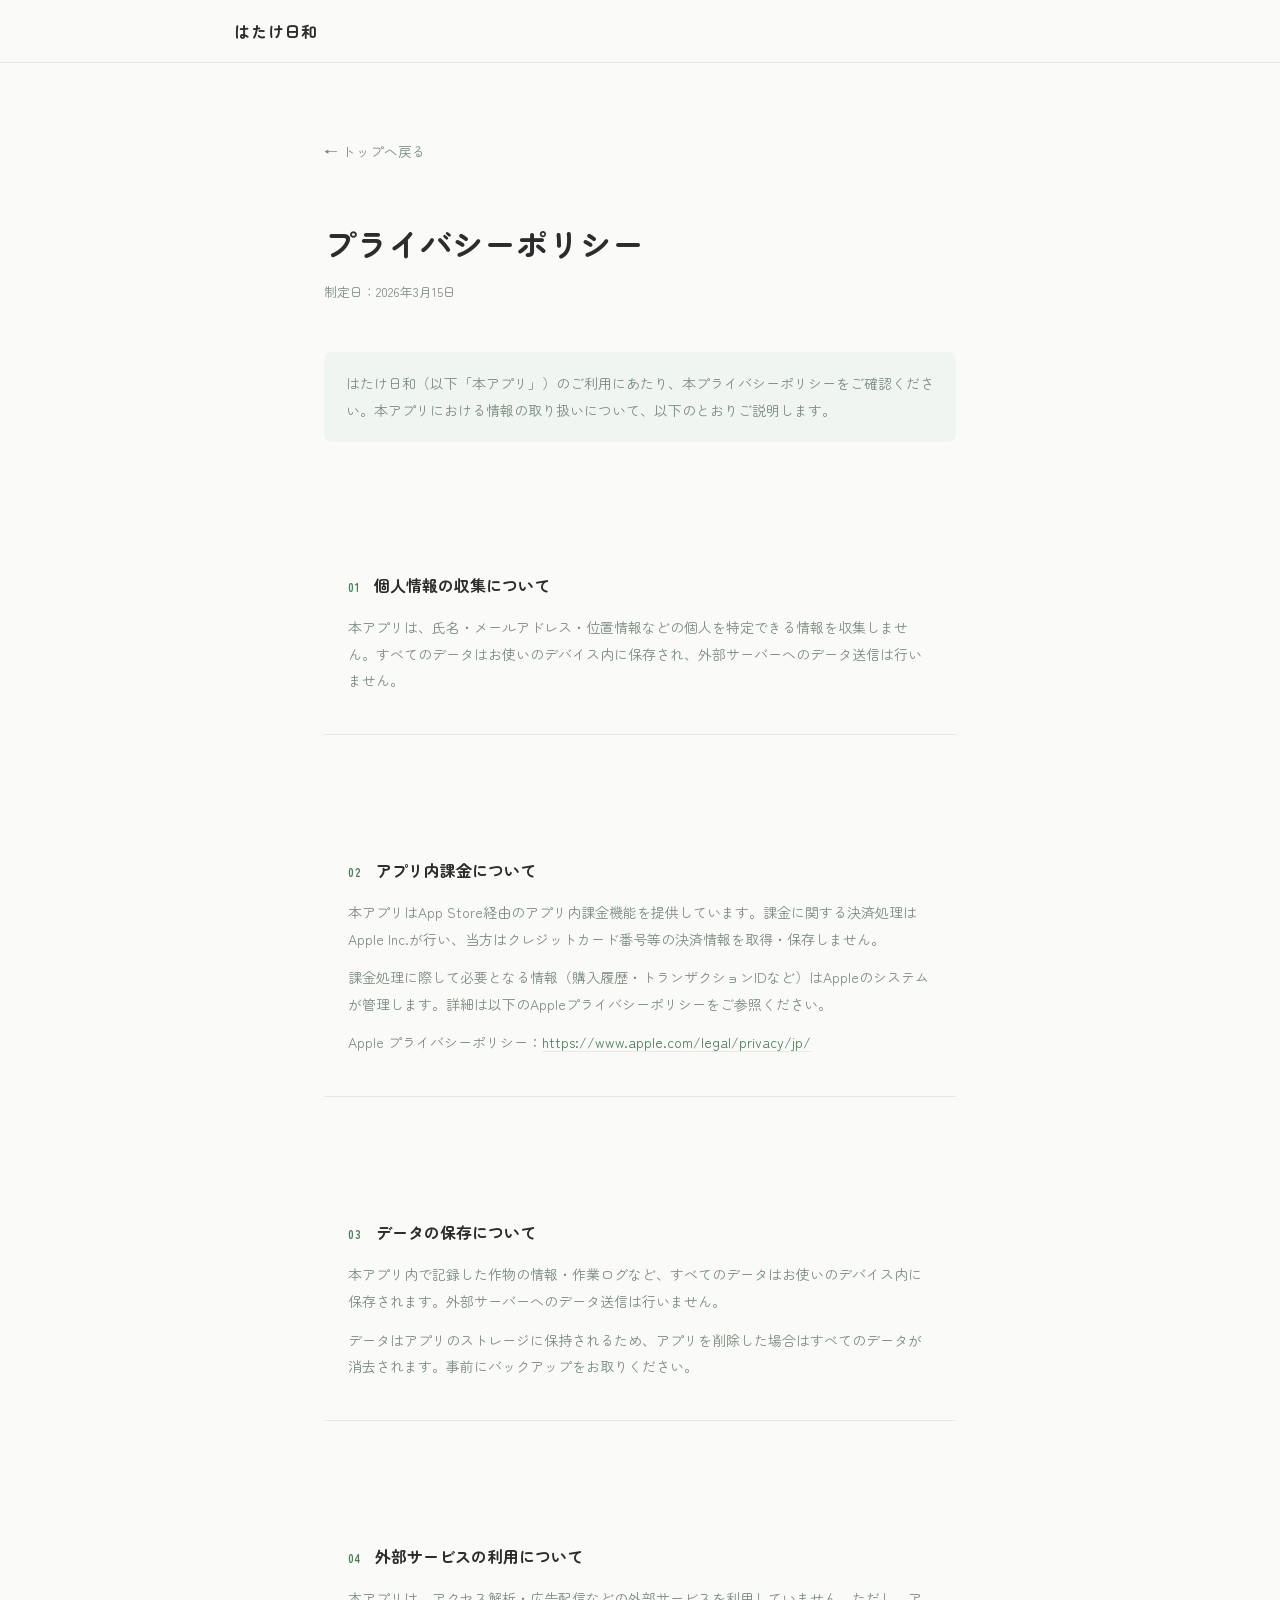
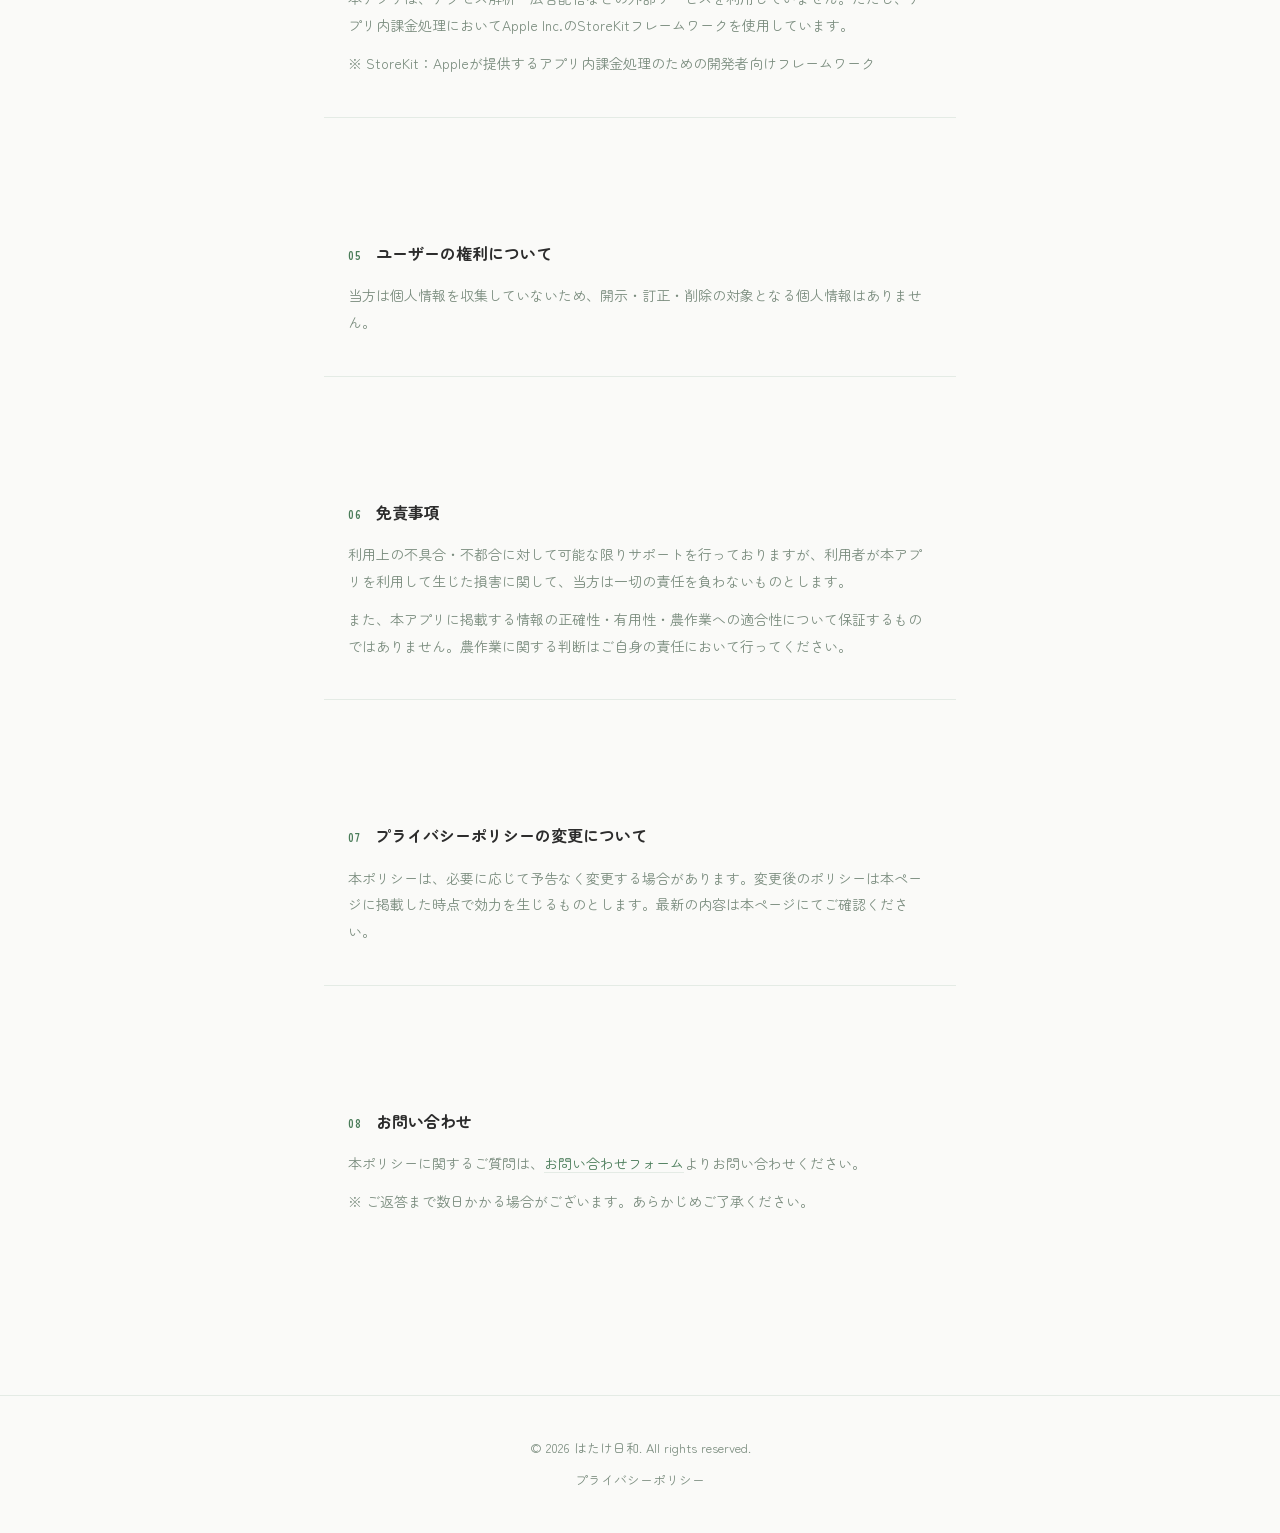
<file: privacy.html>
<!DOCTYPE html>
<html lang="ja">
<head>
  <meta charset="UTF-8">
  <meta name="viewport" content="width=device-width, initial-scale=1.0">
  <title>プライバシーポリシー — はたけ日和</title>
  <link rel="preconnect" href="https://fonts.googleapis.com">
  <link href="https://fonts.googleapis.com/css2?family=Zen+Maru+Gothic:wght@400;500;700&display=swap" rel="stylesheet">
  <link rel="stylesheet" href="src/style.css">
  <style>
    .privacy-container {
      max-width: 680px;
      margin: 0 auto;
      padding: 72px 24px 100px;
    }
    .privacy-back {
      display: inline-block;
      font-size: 0.85rem;
      color: var(--text-sub);
      text-decoration: none;
      margin-bottom: 48px;
      transition: color 0.2s;
    }
    .privacy-back:hover { color: var(--green); }
    .privacy-container h1 {
      font-size: clamp(1.5rem, 4vw, 2rem);
      font-weight: 700;
      color: var(--text-main);
      margin-bottom: 6px;
    }
    .privacy-date {
      font-size: 0.8rem;
      color: var(--text-sub);
      margin-bottom: 48px;
    }
    .intro-box {
      background: var(--green-pale);
      border-radius: 8px;
      padding: 18px 22px;
      font-size: 0.875rem;
      color: var(--text-sub);
      margin-bottom: 48px;
      line-height: 1.9;
    }
    .policy-section {
      margin-bottom: 40px;
      padding-bottom: 40px;
      border-bottom: 1px solid var(--border);
      opacity: 0;
      transform: translateY(12px);
      transition: opacity 0.4s ease, transform 0.4s ease;
    }
    .policy-section.visible {
      opacity: 1;
      transform: translateY(0);
    }
    .policy-section:last-child { border-bottom: none; }
    .section-header {
      display: flex;
      align-items: baseline;
      gap: 14px;
      margin-bottom: 14px;
    }
    .section-number {
      font-size: 0.7rem;
      font-weight: 700;
      letter-spacing: 0.1em;
      color: var(--green);
      flex-shrink: 0;
    }
    .section-heading {
      font-size: 1rem;
      font-weight: 700;
      color: var(--text-main);
    }
    .section-body p {
      font-size: 0.875rem;
      color: var(--text-sub);
      line-height: 1.9;
      margin-bottom: 12px;
    }
    .section-body p:last-child { margin-bottom: 0; }
    .note {
      font-size: 0.8rem;
      color: var(--text-sub);
      margin-top: 6px;
    }
    .ext-link {
      color: var(--green);
      text-decoration: underline;
      text-decoration-color: var(--border);
      text-underline-offset: 3px;
      word-break: break-all;
      transition: text-decoration-color 0.2s;
    }
    .ext-link:hover { text-decoration-color: var(--green); }
    .highlight-box {
      background: white;
      border-left: 3px solid var(--green);
      border-radius: 0 6px 6px 0;
      padding: 14px 18px;
      margin-top: 14px;
      font-size: 0.85rem;
      color: var(--text-sub);
      line-height: 1.9;
    }
    .highlight-box strong { color: var(--green); }
  </style>
</head>
<body>

  <!-- ナビゲーション -->
  <nav>
    <div class="nav-inner">
      <a href="index.html" class="nav-logo">はたけ日和</a>
    </div>
  </nav>

  <div class="privacy-container">
    <a href="index.html" class="privacy-back">← トップへ戻る</a>

    <h1>プライバシーポリシー</h1>
    <p class="privacy-date">制定日：2026年3月15日</p>

    <div class="intro-box">
      はたけ日和（以下「本アプリ」）のご利用にあたり、本プライバシーポリシーをご確認ください。本アプリにおける情報の取り扱いについて、以下のとおりご説明します。
    </div>

    <section class="policy-section">
      <div class="section-header">
        <span class="section-number">01</span>
        <h2 class="section-heading">個人情報の収集について</h2>
      </div>
      <div class="section-body">
        <p>本アプリは、氏名・メールアドレス・位置情報などの個人を特定できる情報を収集しません。すべてのデータはお使いのデバイス内に保存され、外部サーバーへのデータ送信は行いません。</p>
      </div>
    </section>

    <section class="policy-section">
      <div class="section-header">
        <span class="section-number">02</span>
        <h2 class="section-heading">アプリ内課金について</h2>
      </div>
      <div class="section-body">
        <p>本アプリはApp Store経由のアプリ内課金機能を提供しています。課金に関する決済処理はApple Inc.が行い、当方はクレジットカード番号等の決済情報を取得・保存しません。</p>
        <p>課金処理に際して必要となる情報（購入履歴・トランザクションIDなど）はAppleのシステムが管理します。詳細は以下のAppleプライバシーポリシーをご参照ください。</p>
        <p class="note">Apple プライバシーポリシー：<a class="ext-link" href="https://www.apple.com/legal/privacy/jp/" target="_blank" rel="noopener noreferrer">https://www.apple.com/legal/privacy/jp/</a></p>
      </div>
    </section>

    <section class="policy-section">
      <div class="section-header">
        <span class="section-number">03</span>
        <h2 class="section-heading">データの保存について</h2>
      </div>
      <div class="section-body">
        <p>本アプリ内で記録した作物の情報・作業ログなど、すべてのデータはお使いのデバイス内に保存されます。外部サーバーへのデータ送信は行いません。</p>
        <p>データはアプリのストレージに保持されるため、アプリを削除した場合はすべてのデータが消去されます。事前にバックアップをお取りください。</p>
      </div>
    </section>

    <section class="policy-section">
      <div class="section-header">
        <span class="section-number">04</span>
        <h2 class="section-heading">外部サービスの利用について</h2>
      </div>
      <div class="section-body">
        <p>本アプリは、アクセス解析・広告配信などの外部サービスを利用していません。ただし、アプリ内課金処理においてApple Inc.のStoreKitフレームワークを使用しています。</p>
        <p class="note">※ StoreKit：Appleが提供するアプリ内課金処理のための開発者向けフレームワーク</p>
      </div>
    </section>

    <section class="policy-section">
      <div class="section-header">
        <span class="section-number">05</span>
        <h2 class="section-heading">ユーザーの権利について</h2>
      </div>
      <div class="section-body">
        <p>当方は個人情報を収集していないため、開示・訂正・削除の対象となる個人情報はありません。</p>
      </div>
    </section>

    <section class="policy-section">
      <div class="section-header">
        <span class="section-number">06</span>
        <h2 class="section-heading">免責事項</h2>
      </div>
      <div class="section-body">
        <p>利用上の不具合・不都合に対して可能な限りサポートを行っておりますが、利用者が本アプリを利用して生じた損害に関して、当方は一切の責任を負わないものとします。</p>
        <p>また、本アプリに掲載する情報の正確性・有用性・農作業への適合性について保証するものではありません。農作業に関する判断はご自身の責任において行ってください。</p>
      </div>
    </section>

    <section class="policy-section">
      <div class="section-header">
        <span class="section-number">07</span>
        <h2 class="section-heading">プライバシーポリシーの変更について</h2>
      </div>
      <div class="section-body">
        <p>本ポリシーは、必要に応じて予告なく変更する場合があります。変更後のポリシーは本ページに掲載した時点で効力を生じるものとします。最新の内容は本ページにてご確認ください。</p>
      </div>
    </section>

    <section class="policy-section">
      <div class="section-header">
        <span class="section-number">08</span>
        <h2 class="section-heading">お問い合わせ</h2>
      </div>
      <div class="section-body">
        <p>本ポリシーに関するご質問は、<a class="ext-link" href="https://docs.google.com/forms/d/e/1FAIpQLSd4yqI40snKycwmUbcqbCMmJKkTAy4T33C1d7pGYX413HEjDw/viewform?usp=header" target="_blank" rel="noopener noreferrer">お問い合わせフォーム</a>よりお問い合わせください。</p>
        <p class="note">※ ご返答まで数日かかる場合がございます。あらかじめご了承ください。</p>
      </div>
    </section>
  </div>

  <!-- フッター -->
  <footer>
    <p>© 2026 はたけ日和. All rights reserved.</p>
    <p style="margin-top: 8px;"><a href="privacy.html" class="footer-link">プライバシーポリシー</a></p>
  </footer>

  <script src="src/script.js"></script>
  <script>
    const observer = new IntersectionObserver((entries) => {
      entries.forEach(entry => {
        if (entry.isIntersecting) {
          entry.target.classList.add('visible');
          observer.unobserve(entry.target);
        }
      });
    }, { threshold: 0.1 });
    document.querySelectorAll('.policy-section').forEach(s => observer.observe(s));
  </script>

</body>
</html>
</file>
<file: src/style.css>
/* ===== CSS変数 ===== */
:root {
  --green:      #4a7c59;
  --green-pale: #f0f5f1;
  --cream:      #fafaf8;
  --text-main:  #2c2c2c;
  --text-sub:   #7a8c7e;
  --border:     #e4ebe5;
}

/* ===== リセット・ベース ===== */
*, *::before, *::after { box-sizing: border-box; margin: 0; padding: 0; }
html { scroll-behavior: smooth; }
body {
  font-family: 'Zen Maru Gothic', sans-serif;
  background: var(--cream);
  color: var(--text-main);
  line-height: 1.9;
}


/* ===== ナビゲーション ===== */
nav {
  position: sticky;
  top: 0;
  background: rgba(250,250,248,0.95);
  backdrop-filter: blur(8px);
  border-bottom: 1px solid var(--border);
  z-index: 50;
}
.nav-inner {
  max-width: 860px;
  margin: 0 auto;
  padding: 16px 24px;
  display: flex;
  align-items: center;
}
.nav-logo {
  font-size: 1rem;
  font-weight: 700;
  color: var(--text-main);
  text-decoration: none;
  letter-spacing: 0.05em;
}
.nav-links {
  display: flex;
  gap: 28px;
  list-style: none;
  margin-left: auto; /* nav-linksを右端に寄せる */
}

/* ===== ハンバーガーボタン ===== */
.nav-hamburger {
  display: none; /* デスクトップでは非表示 */
  flex-direction: column;
  justify-content: space-between;
  width: 24px;
  height: 18px;
  background: none;
  border: none;
  cursor: pointer;
  padding: 0;
  margin-left: 16px;
}
.nav-hamburger span {
  display: block;
  width: 100%;
  height: 2px;
  background: var(--text-main);
  border-radius: 2px;
  transition: all 0.25s;
}
/* ×アイコン（メニューオープン時） */
nav.nav-open .nav-hamburger span:nth-child(1) {
  transform: translateY(8px) rotate(45deg);
}
nav.nav-open .nav-hamburger span:nth-child(2) {
  opacity: 0;
}
nav.nav-open .nav-hamburger span:nth-child(3) {
  transform: translateY(-8px) rotate(-45deg);
}
.nav-links a {
  text-decoration: none;
  color: var(--text-sub);
  font-size: 0.85rem;
  transition: color 0.2s;
}
.nav-links a:hover {
  color: var(--green);
}

/* ===== ヒーロー ===== */
.hero {
  padding: 100px 24px 88px;
  text-align: center;
}
.hero-icon {
  width: 80px;
  height: 80px;
  margin: 0 auto 32px;
}
.hero-icon img {
  width: 100%;
  height: 100%;
  object-fit: contain;
}
.hero h1 {
  font-size: clamp(2rem, 5vw, 2.8rem);
  font-weight: 700;
  color: var(--text-main);
  letter-spacing: 0.04em;
  margin-bottom: 12px;
}
.hero-tagline {
  font-size: 1rem;
  color: var(--text-sub);
  font-weight: 400;
  margin-bottom: 32px;
}
.appstore-btn {
  display: inline-block;
  margin-top: 4px;
}
.appstore-btn img {
  height: 44px;
  opacity: 1;
  transition: opacity 0.2s;
}
.appstore-btn:hover img {
  opacity: 0.75;
}

/* ===== セクション共通 ===== */
section {
  max-width: 860px;
  margin: 0 auto;
  padding: 80px 24px;
}
.section-label {
  font-size: 0.7rem;
  font-weight: 500;
  letter-spacing: 0.2em;
  text-transform: uppercase;
  color: var(--green);
  margin-bottom: 10px;
}
.section-title {
  font-size: clamp(1.4rem, 3vw, 1.9rem);
  font-weight: 700;
  color: var(--text-main);
  margin-bottom: 48px;
}
hr.section-divider {
  border: none;
  border-top: 1px solid var(--border);
  max-width: 860px;
  margin: 0 auto;
}

/* ===== ステップカード ===== */
.steps-grid {
  display: grid;
  grid-template-columns: repeat(auto-fill, minmax(240px, 1fr));
  gap: 16px;
}
.step-card {
  background: white;
  border-radius: 12px;
  padding: 32px 28px;
  box-shadow: 0 2px 12px rgba(0,0,0,0.05);
  transition: box-shadow 0.2s, transform 0.2s;
}
.step-card:hover {
  box-shadow: 0 6px 24px rgba(0,0,0,0.08);
  transform: translateY(-2px);
}
.step-num {
  font-size: 0.7rem;
  font-weight: 700;
  letter-spacing: 0.12em;
  color: var(--green);
  margin-bottom: 16px;
}
.step-card h3 {
  font-size: 1rem;
  font-weight: 700;
  color: var(--text-main);
  margin-bottom: 10px;
}
.step-card p {
  font-size: 0.875rem;
  color: var(--text-sub);
  line-height: 1.8;
}

/* ===== スクリーンショットカルーセル ===== */
.screenshot-wrapper {
  position: relative;
}

/* 左右ナビボタン共通 */
.carousel-btn {
  position: absolute;
  top: 50%;
  transform: translateY(-50%);
  z-index: 10;
  background: rgba(255, 255, 255, 0.85);
  border: none;
  border-radius: 50%;
  width: 36px;
  height: 36px;
  font-size: 28px;
  line-height: 1;
  cursor: pointer;
  color: var(--green);
  box-shadow: 0 2px 6px rgba(0, 0, 0, 0.12);
  transition: opacity 0.2s;
  display: flex;
  align-items: center;
  justify-content: center;
}
.carousel-btn:hover { opacity: 0.7; }
.carousel-btn.hidden { opacity: 0; pointer-events: none; }
.carousel-btn--prev { left: 8px; }
.carousel-btn--next { right: 8px; }

.screenshot-carousel {
  position: relative;
  margin-top: 40px;
  /* はみ出した画像を隠して1枚表示にする */
  overflow-x: hidden;
  scrollbar-width: none;
  -ms-overflow-style: none;
  cursor: grab;
}
.screenshot-carousel:active {
  cursor: grabbing;
}
.screenshot-track {
  display: flex;
  /* 画像間の隙間をなくす */
  gap: 0;
  /* transformでスライドするためtransitionを設定 */
  transition: transform 0.35s ease;
}
.screenshot-track img {
  /* カルーセル幅いっぱいに1枚表示 */
  width: 100%;
  height: auto;
  max-height: 480px;
  object-fit: contain;
  border-radius: 16px;
  box-shadow: none;
  flex-shrink: 0;
  user-select: none;
  -webkit-user-drag: none;
  scroll-snap-align: start;
}

/* ドットインジケーター */
.screenshot-dots {
  display: flex;
  justify-content: center;
  gap: 8px;
  margin-top: 16px;
}
.dot {
  width: 8px;
  height: 8px;
  border-radius: 50%;
  background: var(--border);
  transition: background 0.2s;
}
.dot.active {
  background: var(--green);
}

/* ===== Q&A ===== */
#qa { background: transparent; border-radius: 0; }
.qa-list {
  display: flex;
  flex-direction: column;
  gap: 1px;
  border-top: 1px solid var(--border);
}
.qa-item {
  background: transparent;
  border-radius: 0;
  border: none;
  border-bottom: 1px solid var(--border);
  overflow: hidden;
}
.qa-question {
  width: 100%;
  text-align: left;
  background: none;
  border: none;
  padding: 20px 0;
  font-family: 'Zen Maru Gothic', sans-serif;
  font-size: 0.95rem;
  font-weight: 500;
  color: var(--text-main);
  cursor: pointer;
  display: flex;
  justify-content: space-between;
  align-items: center;
  gap: 16px;
}
.qa-question::after {
  content: '+';
  font-size: 1.2rem;
  color: var(--text-sub);
  line-height: 1;
  flex-shrink: 0;
  transition: transform 0.25s;
}
.qa-item.open .qa-question::after {
  transform: rotate(45deg);
}
.qa-answer {
  max-height: 0;
  overflow: hidden;
  transition: max-height 0.3s ease, padding 0.3s;
  font-size: 0.875rem;
  color: var(--text-sub);
  padding: 0;
}
.qa-item.open .qa-answer {
  max-height: 300px;
  padding: 0 0 20px;
}

/* ===== 問い合わせ ===== */
.contact-box {
  background: var(--green-pale);
  border-radius: 16px;
  padding: 64px 40px;
  text-align: center;
}
.contact-box .section-label { color: var(--green); }
.contact-box .section-title { color: var(--text-main); margin-bottom: 12px; }
.contact-box p {
  font-size: 0.9rem;
  color: var(--text-sub);
  margin-bottom: 36px;
}
.contact-btn {
  display: inline-block;
  background: var(--green);
  color: white;
  font-family: 'Zen Maru Gothic', sans-serif;
  font-weight: 500;
  font-size: 0.9rem;
  padding: 12px 36px;
  border-radius: 6px;
  text-decoration: none;
  transition: opacity 0.2s;
}
.contact-btn:hover {
  opacity: 0.85;
}

/* ===== フッター ===== */
footer {
  text-align: center;
  padding: 40px 24px;
  font-size: 0.8rem;
  color: var(--text-sub);
  border-top: 1px solid var(--border);
}
.footer-link {
  color: var(--text-sub);
  font-size: 0.8rem;
  text-decoration: none;
}
.footer-link:hover { color: var(--green); }


/* ===== レスポンシブ ===== */
@media (max-width: 600px) {
  /* ハンバーガーボタンを一番右に表示 */
  .nav-hamburger {
    display: flex;
    margin-left: auto;
  }

  /* nav-linksをデフォルト非表示、ハンバーガー押下で展開 */
  .nav-links {
    display: none;
    position: absolute;
    top: 100%;
    left: 0;
    right: 0;
    background: rgba(250,250,248,0.98);
    border-bottom: 1px solid var(--border);
    flex-direction: column;
    align-items: center;
    gap: 0;
    padding: 8px 0;
    margin-left: 0;
  }
  nav.nav-open .nav-links {
    display: flex;
  }
  .nav-links li {
    width: 100%;
    text-align: center;
  }
  .nav-links a {
    display: block;
    padding: 12px 0;
  }

  .contact-box { padding: 40px 20px; }
}
</file>
